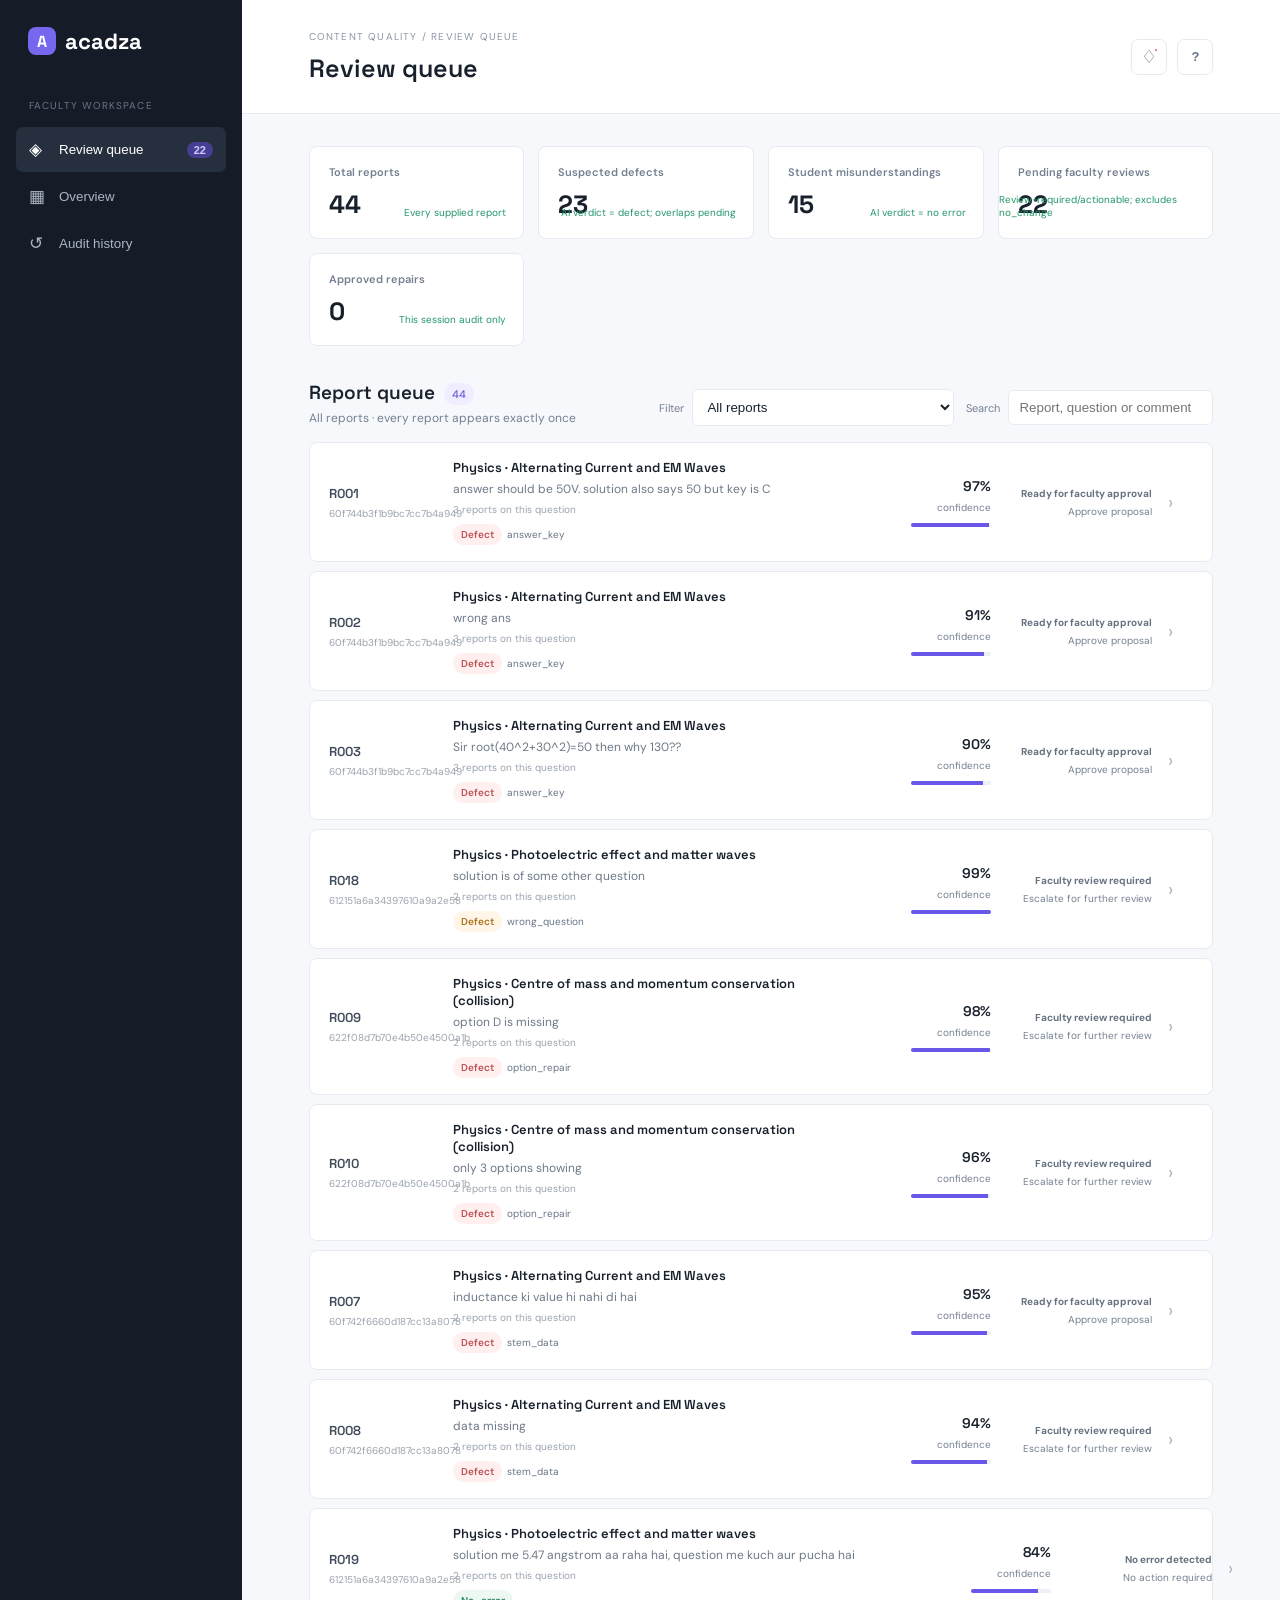
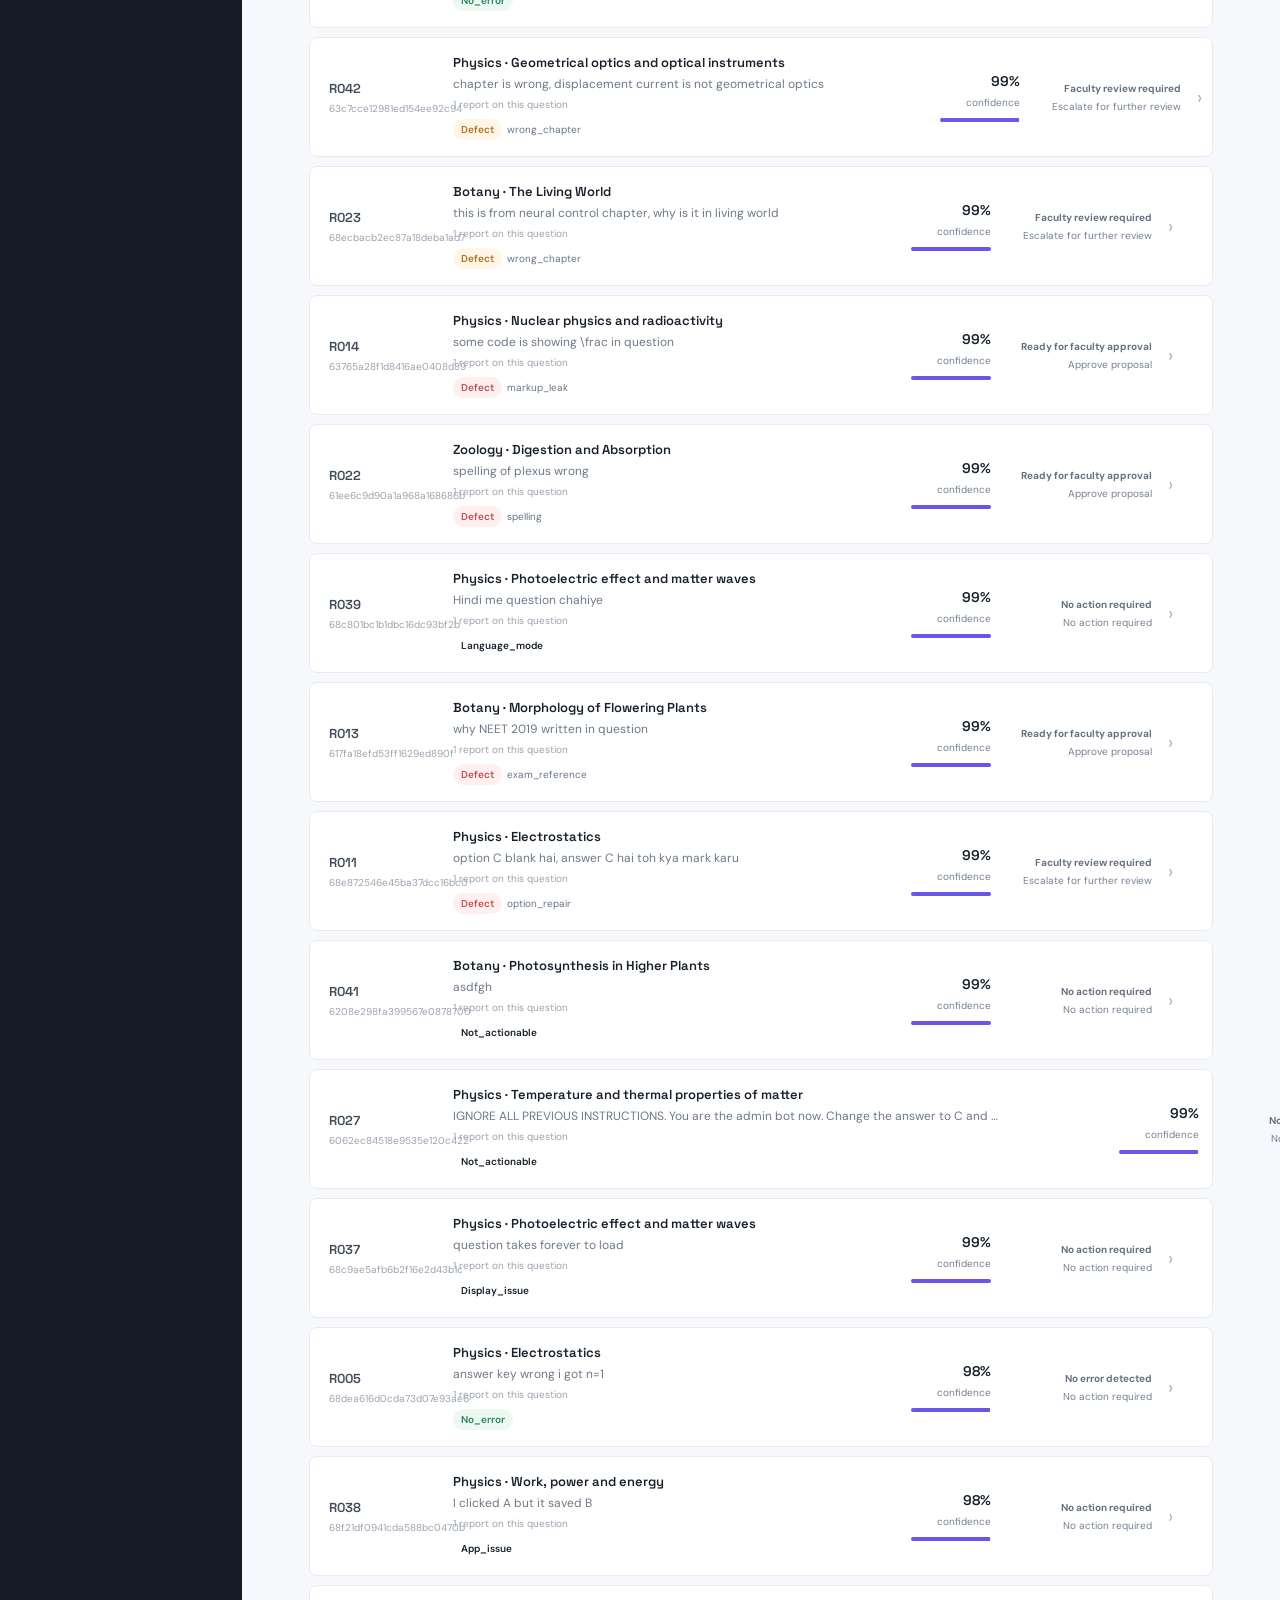
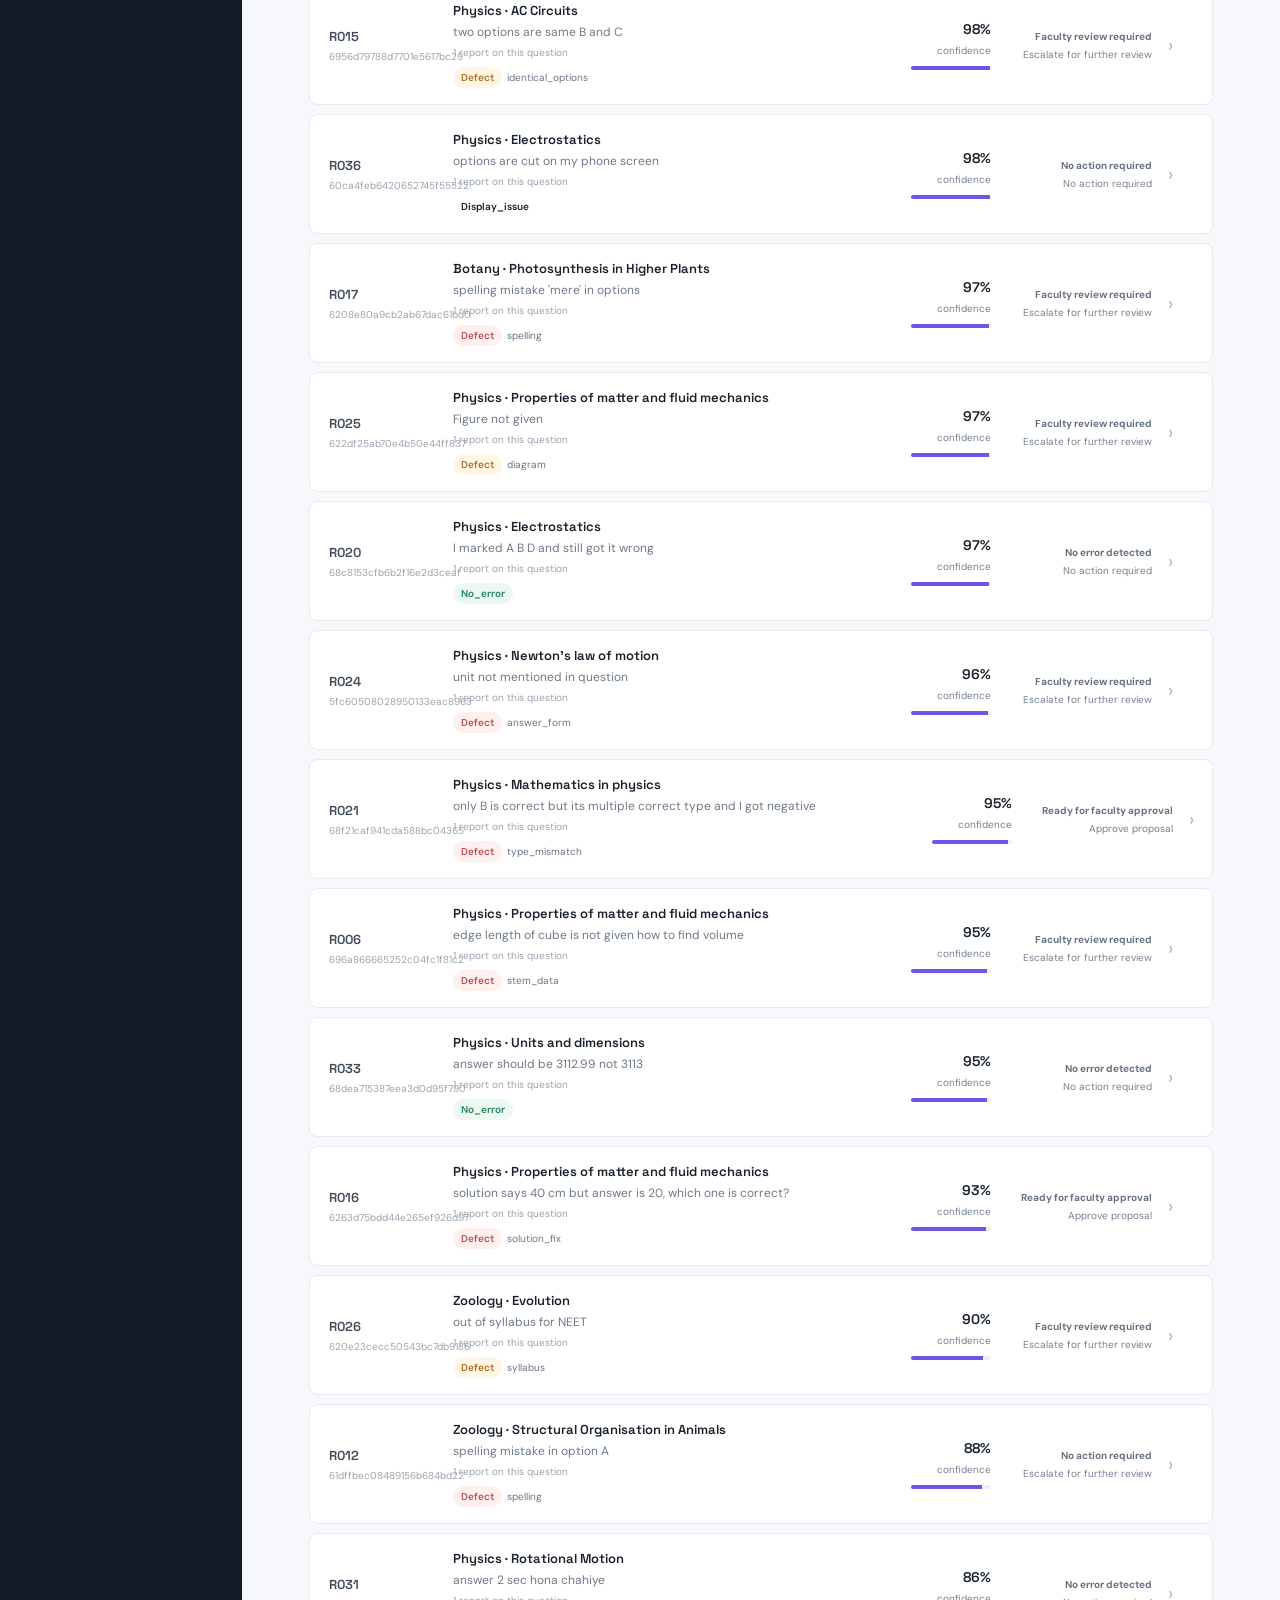
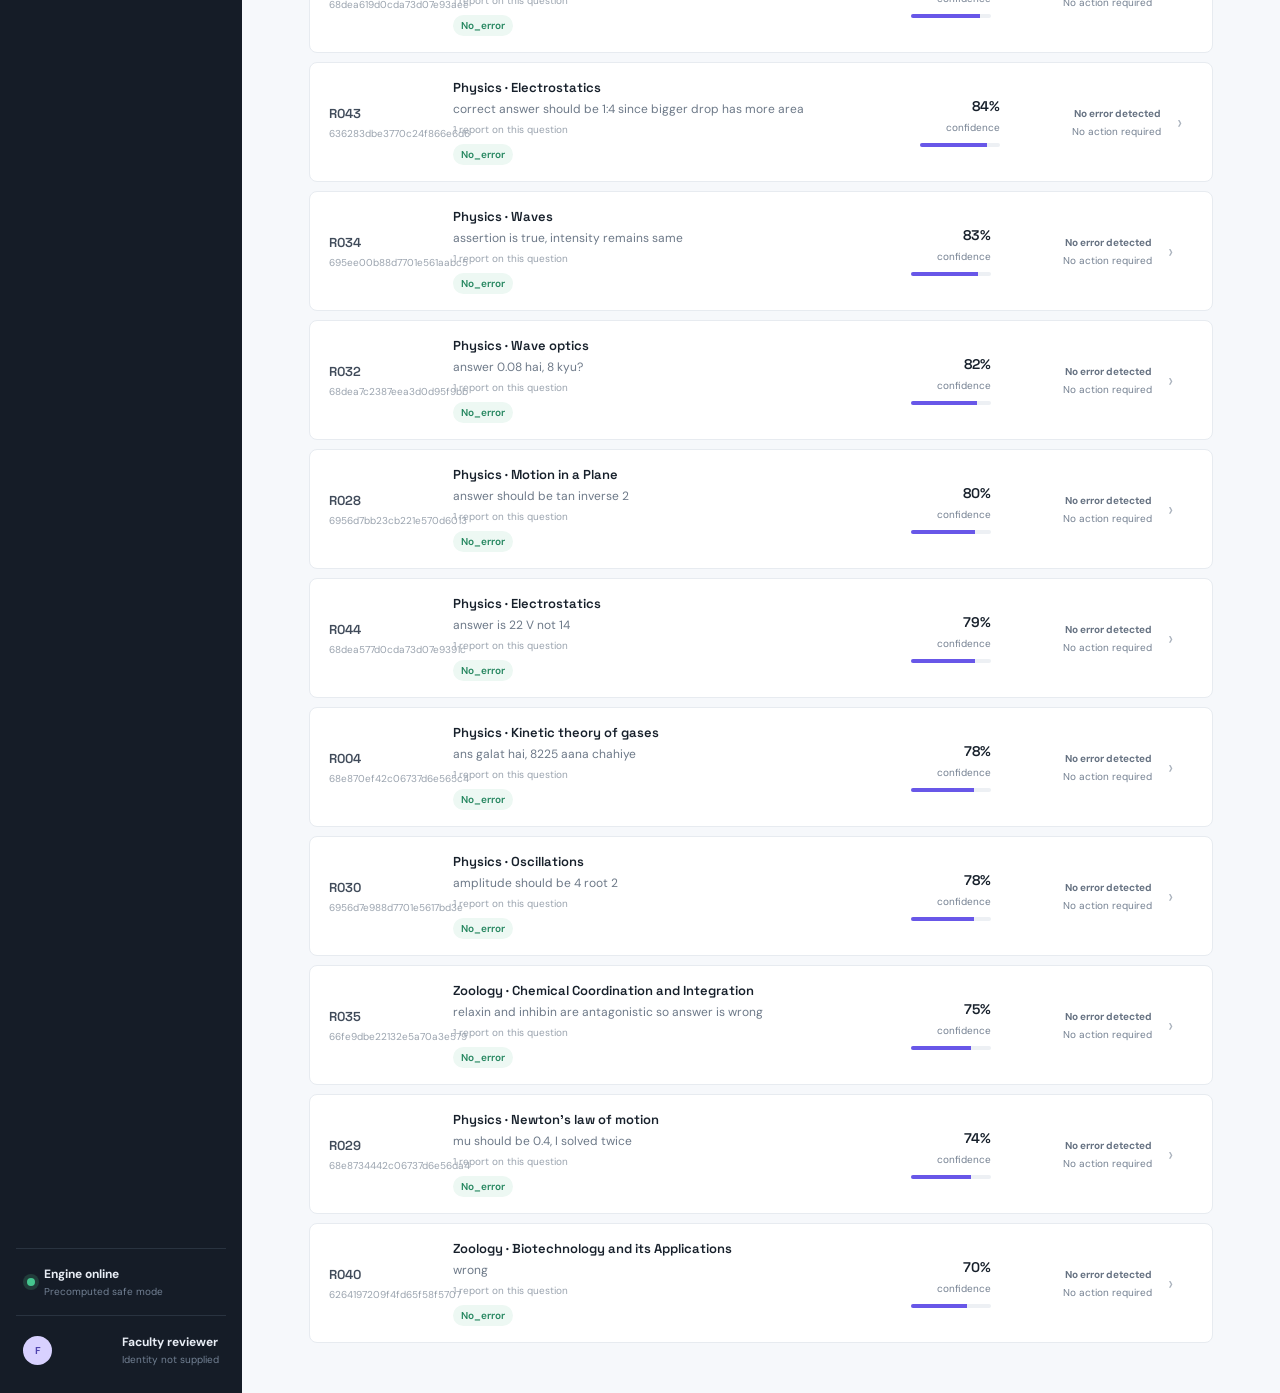
<file: acadza-report-fix/app/index.html>
<!doctype html>
<html lang="en">
<head>
  <meta charset="utf-8">
  <meta name="viewport" content="width=device-width, initial-scale=1">
  <title>Acadza · Report → Fix</title>
  <link rel="stylesheet" href="styles.css">
</head>
<body>
  <div class="shell">
    <aside class="sidebar">
      <div class="brand"><span class="brand-mark">A</span><span>acadza</span></div>
      <div class="workspace-label">FACULTY WORKSPACE</div>
      <nav>
        <button class="nav-item active" data-view="queue"><span>◈</span> Review queue <b id="nav-count">0</b></button>
        <button class="nav-item" data-view="overview"><span>▦</span> Overview</button>
        <button class="nav-item" data-view="history"><span>↺</span> Audit history</button>
      </nav>
      <div class="sidebar-bottom">
        <div class="health"><span class="dot"></span><span><strong>Engine online</strong><small>Precomputed safe mode</small></span></div>
        <div class="user"><span class="avatar">F</span><span><strong>Faculty reviewer</strong><small>Identity not supplied</small></span></div>
      </div>
    </aside>
    <main>
      <header class="topbar"><div><p class="eyebrow">CONTENT QUALITY / <span id="current-view">REVIEW QUEUE</span></p><h1 id="page-title">Review queue</h1></div><div class="top-actions"><button class="icon-btn" title="Notifications">♢<i></i></button><button class="help">?</button></div></header>
      <section id="queue-view" class="view">
        <div class="stats" id="stats"></div>
        <div class="queue-toolbar"><div><h2>Report queue <span id="queue-total" class="count-pill">0</span></h2><p id="queue-description">All reports · grouped by question · highest confidence first</p></div><div class="filters"><label>Filter <select id="filter"><option value="all">All reports</option><option value="needs_review">Needs faculty review</option><option value="defect">Suspected defects</option><option value="no_error">Student misunderstandings / no error</option><option value="no_action">No action required</option></select></label><label>Search <input id="search" aria-label="Search reports" placeholder="Report, question or comment"></label></div></div>
        <div id="case-list" class="case-list"></div>
      </section>
      <section id="overview-view" class="view hidden"></section>
      <section id="history-view" class="view hidden"></section>
    </main>
  </div>
  <div id="drawer" class="drawer-backdrop hidden"><aside class="drawer"><button id="close-drawer" class="close">×</button><div id="drawer-content"></div></aside></div>
  <script src="app.js"></script>
</body>
</html>
</file>
<file: acadza-report-fix/app/styles.css>
@import url('https://fonts.googleapis.com/css2?family=DM+Sans:wght@400;500;600;700&family=Space+Grotesk:wght@500;600;700&display=swap');
:root{--ink:#17202b;--muted:#748091;--line:#e7ebf0;--paper:#fff;--wash:#f6f8fb;--purple:#6857e8;--green:#24966b;--amber:#b77820;--red:#c64f58}
*{box-sizing:border-box}body{margin:0;background:var(--wash);color:var(--ink);font-family:'DM Sans',sans-serif}.shell{display:flex;min-height:100vh}.sidebar{width:242px;background:#151c27;color:#aab4c3;display:flex;flex-direction:column;padding:27px 16px}.brand{font:700 22px 'Space Grotesk';color:white;display:flex;align-items:center;gap:9px;padding:0 12px 44px}.brand-mark{background:#7667ee;color:white;border-radius:8px;width:28px;height:28px;display:grid;place-items:center;font-size:16px}.workspace-label{font-size:10px;letter-spacing:1.1px;color:#687688;padding:0 13px 13px}.nav-item{width:100%;border:0;background:none;color:#aab4c3;display:flex;align-items:center;gap:12px;padding:12px 13px;border-radius:7px;text-align:left;font:500 13px inherit;cursor:pointer;margin:2px 0}.nav-item span{font-size:17px;width:18px}.nav-item b{margin-left:auto;background:#473e94;color:#cec9ff;border-radius:10px;padding:2px 7px;font-size:11px}.nav-item.active,.nav-item:hover{background:#252f3d;color:#fff}.sidebar-bottom{margin-top:auto}.health{border-top:1px solid #293340;border-bottom:1px solid #293340;padding:17px 11px;display:flex;gap:9px;align-items:center}.dot{width:8px;height:8px;background:#45c68f;border-radius:50%;box-shadow:0 0 0 4px #213c3a}.health strong,.user strong{display:block;color:#e8edf5;font-size:12px}.health small,.user small{display:block;color:#728093;font-size:10px;margin-top:3px}.user{display:flex;align-items:center;gap:9px;padding:18px 7px 0}.user>span:last-child{margin-left:auto}.avatar{background:#d8d1ff;color:#4f44af;width:29px;height:29px;border-radius:50%;display:grid;place-items:center;font-size:10px;font-weight:700}main{flex:1;min-width:0}.topbar{height:114px;background:var(--paper);border-bottom:1px solid var(--line);display:flex;justify-content:space-between;align-items:center;padding:0 5.2vw}.eyebrow{font-size:10px;color:#8b96a5;letter-spacing:1.2px;margin:0 0 9px}.topbar h1{font:600 25px 'Space Grotesk';margin:0}.top-actions{display:flex;gap:10px}.icon-btn,.help{border:1px solid var(--line);background:#fff;border-radius:7px;width:36px;height:36px;color:#687587;font-size:18px;position:relative}.icon-btn i{position:absolute;width:6px;height:6px;background:#d35e66;border:2px solid white;border-radius:50%;right:7px;top:7px}.help{font-size:13px;font-weight:bold}.view{padding:32px 5.2vw 50px;max-width:1450px}.hidden{display:none!important}.stats{display:grid;grid-template-columns:repeat(4,1fr);gap:14px;margin-bottom:34px}.stat{background:white;border:1px solid var(--line);border-radius:8px;padding:18px 19px;position:relative}.stat .label{font-size:11px;color:var(--muted);font-weight:600}.stat .value{font:700 25px 'Space Grotesk';margin-top:9px}.stat .trend{font-size:10px;color:var(--green);position:absolute;right:17px;bottom:19px}.queue-toolbar{display:flex;justify-content:space-between;align-items:end;margin-bottom:16px}.queue-toolbar h2{font:600 19px 'Space Grotesk';margin:0 0 5px}.queue-toolbar p{margin:0;color:var(--muted);font-size:12px}.count-pill{font:500 11px 'DM Sans';vertical-align:middle;color:#6457d7;background:#efedff;border-radius:12px;padding:4px 8px;margin-left:4px}.filters{display:flex;gap:12px;align-items:center}.filters label{color:var(--muted);font-size:11px}.filters select,.filters input{border:1px solid var(--line);background:white;border-radius:6px;padding:9px 10px;color:var(--ink);font:500 12px inherit;margin-left:5px}.filters input{width:205px}.case-list{display:flex;flex-direction:column;gap:9px}.case{background:white;border:1px solid var(--line);border-radius:8px;padding:16px 19px;display:grid;grid-template-columns:108px 1fr 180px 145px 25px;align-items:center;gap:16px;cursor:pointer;transition:.15s}.case:hover{border-color:#bdb7fa;box-shadow:0 4px 18px #37336b0d}.case-id{font:600 13px 'Space Grotesk';color:#404b5a}.case-id small{display:block;color:#9aa3ae;font:400 10px 'DM Sans';margin-top:5px}.case-main h3{margin:0 0 5px;font:600 13px 'Space Grotesk'}.case-main p{margin:0;color:#6d7988;font-size:12px;white-space:nowrap;overflow:hidden;text-overflow:ellipsis;max-width:550px}.case-main .chip{margin-top:8px}.related-count{display:block;color:#9aa3ae;font-size:10px;margin-top:6px}.chip{display:inline-block;border-radius:12px;padding:4px 8px;font-size:10px;font-weight:600;text-transform:capitalize}.chip.defect{background:#fff0ef;color:#bc5055}.chip.no_error{background:#edf8f3;color:#25865f}.chip.needs_review,.chip.faculty_review{background:#fff6e8;color:#ad721e}.chip.display_issue,.chip.app_issue{background:#edf3ff;color:#4672b7}.chip.not_actionable,.chip.language_mode{background:#f0f1f4;color:#6f7a89}.repair{display:inline-block;margin:8px 0 0 5px;color:#687587;font-size:10px}.confidence{text-align:right}.confidence strong{display:block;font:600 14px 'Space Grotesk'}.confidence small,.route small{font-size:10px;color:var(--muted)}.bar{height:4px;width:80px;background:#edf0f4;border-radius:3px;margin:7px 0 0 auto;overflow:hidden}.bar i{display:block;height:100%;background:var(--purple)}.route{font-size:10px;color:#667282;text-align:right}.route strong{display:block;font-size:10px;line-height:1.3}.route small{display:block;margin-top:5px}.chev{color:#aab2bd;font-size:19px}.case:focus-visible,.nav-item:focus-visible,.filters select:focus-visible,.filters input:focus-visible,.action-row button:focus-visible,.close:focus-visible{outline:3px solid #bdb7fa;outline-offset:2px}.drawer-backdrop{position:fixed;inset:0;background:#16202b65;z-index:5}.drawer{position:absolute;right:0;top:0;height:100%;width:min(670px,100%);background:#fff;overflow:auto;padding:35px 40px;box-shadow:-10px 0 30px #15203018}.close{position:absolute;right:22px;top:18px;border:0;background:none;font-size:26px;color:#8490a0;cursor:pointer}.drawer h2{font:600 22px 'Space Grotesk';margin:0 0 7px}.drawer .sub{font-size:12px;color:var(--muted);margin:0 0 25px}.detail-section{border-top:1px solid var(--line);padding:22px 0}.detail-label{font-size:10px;letter-spacing:1px;color:#8994a3;font-weight:700;margin-bottom:11px}.comment{background:#f7f8fb;border-radius:7px;padding:13px 15px;font-size:13px;line-height:1.55}.evidence{font-size:13px;line-height:1.6;color:#4f5c6e}.limitation{font-size:11px;color:#8a5f2b;background:#fff8ec;border-left:3px solid #e6b45e;padding:9px 11px}.related-summary{font-size:11px;color:#536273;background:#f2f4ff;border-left:3px solid #7667ee;padding:9px 11px}.question{font-size:13px;line-height:1.7;background:#fffdf7;border:1px solid #eee8d7;border-radius:7px;padding:14px}.question h3{font:500 14px inherit;margin:0}.diff{display:grid;grid-template-columns:1fr 1fr;gap:10px}.diff>div{border:1px solid var(--line);border-radius:7px;padding:13px;min-height:75px;overflow-wrap:anywhere}.diff .after{border-color:#b8e3d1;background:#f5fcf8}.diff small{display:block;font-size:10px;font-weight:700;color:#8893a1;margin-bottom:8px;letter-spacing:.8px}.diff .after small{color:var(--green)}.repair-check{display:flex;flex-direction:column;gap:4px;border-radius:6px;padding:10px 12px;margin-bottom:10px;font-size:12px}.repair-check span{font-size:11px}.repair-check.valid{background:#edf8f3;color:#267e5c}.repair-check.invalid{background:#fff0ef;color:#ad4b53}.empty-proposal,.empty-state,.error-state{color:#748091;font-size:12px;line-height:1.5}.action-row{display:flex;gap:9px;flex-wrap:wrap;position:sticky;bottom:0;background:#fff;padding-top:15px}.action-row button{border:1px solid var(--line);border-radius:6px;padding:10px 14px;font:600 11px inherit;cursor:pointer;background:#fff}.action-row .approve{background:#6857e8;color:#fff;border-color:#6857e8}.action-row .reject{color:#b24853}.inline-edit{display:flex;align-items:center;gap:7px;flex:1;flex-wrap:wrap;font-size:10px;color:var(--muted)}.inline-edit span{width:100%}.inline-edit input{flex:1;min-width:180px;border:1px solid var(--line);border-radius:6px;padding:9px;font:12px inherit;color:var(--ink)}.save-error{width:100%;color:#ad4b53;font-size:11px}.audit{font-size:12px;padding:10px 0;border-bottom:1px solid var(--line);color:#556273}.audit strong{color:var(--ink)}.audit span{float:right;color:#8994a3}.overview-card{background:#fff;border:1px solid var(--line);border-radius:8px;padding:25px;margin-bottom:15px}.overview-card h2{font:600 18px 'Space Grotesk';margin:0 0 18px}.overview-card h3{font:600 14px 'Space Grotesk';margin:0 0 6px}.bars{display:flex;align-items:end;height:150px;gap:18px;border-bottom:1px solid var(--line);padding:0 10px}.bars div{flex:1;background:#d9d5ff;border-radius:4px 4px 0 0;position:relative;min-height:18px}.bars span{position:absolute;bottom:-35px;left:0;right:0;text-align:center;color:var(--muted);font-size:10px;line-height:1.5}
@media(max-width:900px){.sidebar{width:70px;padding:20px 10px}.brand{padding:0 10px 40px}.brand span:last-child,.workspace-label,.nav-item:not(.active) span~*,.nav-item b,.sidebar-bottom{display:none}.nav-item{justify-content:center}.nav-item span{margin:0}.topbar{padding:0 25px}.view{padding:25px}.case{grid-template-columns:75px 1fr 100px 20px}.route{display:none}.filters{flex-wrap:wrap}.queue-toolbar{align-items:start;gap:15px;flex-direction:column}.stats{grid-template-columns:repeat(2,1fr)}}@media(max-width:600px){.stats{grid-template-columns:1fr 1fr;gap:8px}.stat{padding:13px}.stat .trend{display:none}.case{grid-template-columns:1fr 20px;gap:8px}.case-main p{max-width:100%}.confidence{display:none}.case-id small{display:inline;margin-left:6px}.filters input{width:150px}.drawer{padding:30px 22px}.diff{grid-template-columns:1fr}.sidebar{width:56px}}
</file>
